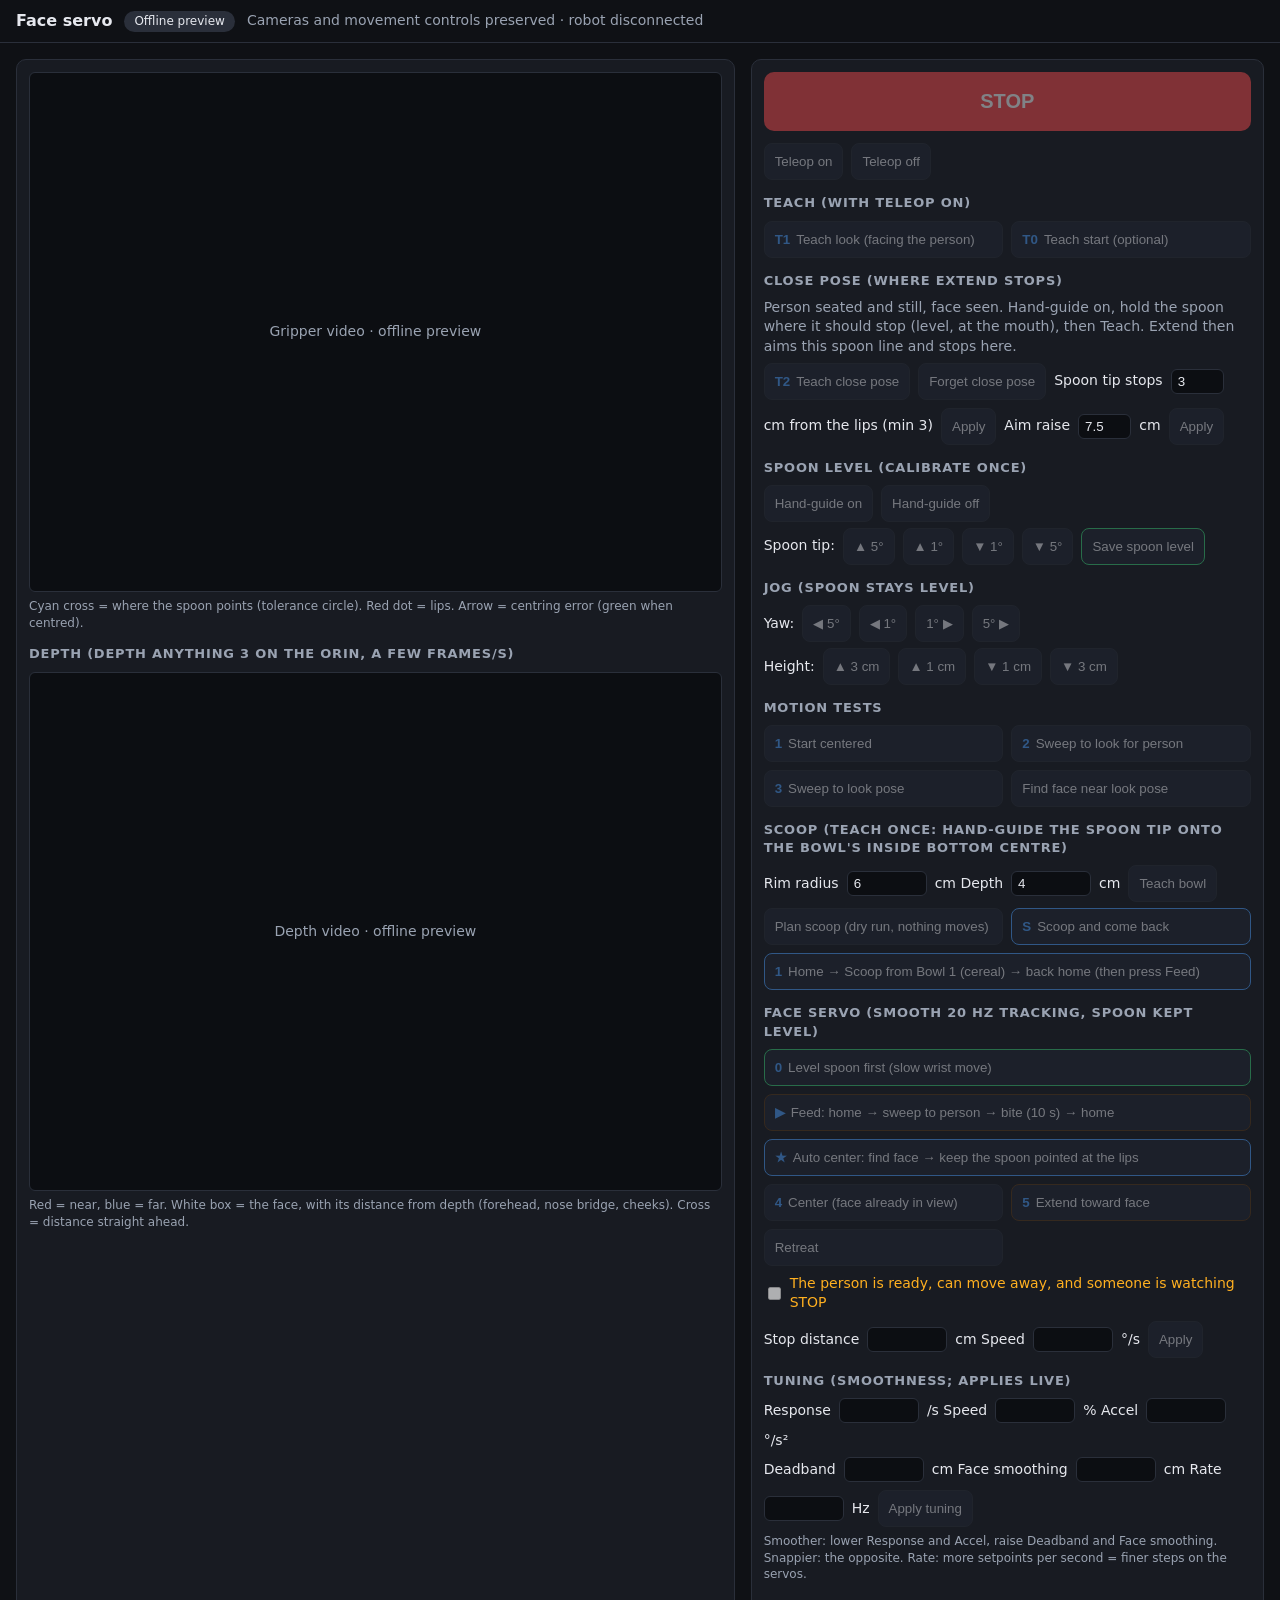
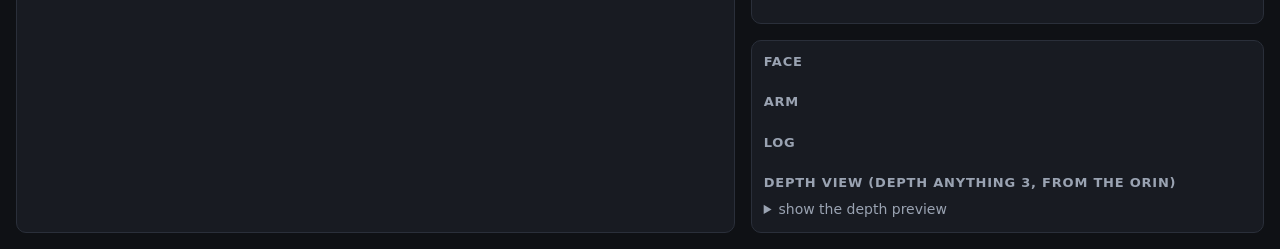
<file: dashboard/static/face-servo.html>
<!doctype html>
<html lang="en">
<head>
<meta charset="utf-8">
<meta name="viewport" content="width=device-width, initial-scale=1">
<title>Face Servo Dashboard</title>
<style>
  :root { --bg:#0f1115; --panel:#181b22; --line:#2a2f3a; --text:#e6e8ee; --dim:#9aa3b2;
          --accent:#4ea1ff; --ok:#3ccf7a; --warn:#ffb020; --bad:#ff4d4f; }
  * { box-sizing: border-box; }
  body { margin:0; background:var(--bg); color:var(--text); font:14px/1.4 -apple-system, system-ui, sans-serif; }
  header { display:flex; align-items:center; gap:12px; padding:10px 16px; border-bottom:1px solid var(--line); }
  header h1 { font-size:16px; margin:0; font-weight:600; }
  .pill { padding:2px 10px; border-radius:999px; background:var(--line); font-size:12px; }
  .pill.busy { background:var(--warn); color:#000; } .pill.done { background:var(--ok); color:#000; }
  main { display:grid; grid-template-columns: minmax(0, 1.4fr) minmax(320px, 1fr); gap:16px; padding:16px; }
  @media (max-width: 900px) { main { grid-template-columns: 1fr; } }
  .card { background:var(--panel); border:1px solid var(--line); border-radius:10px; padding:12px; }
  [hidden] { display:none !important; }
  header { flex-wrap:wrap; }
  .video img { width:100%; border-radius:6px; background:#000; aspect-ratio: 4/3; object-fit: contain; }
  #stop { width:100%; padding:18px; font-size:20px; font-weight:700; background:var(--bad); color:#fff;
          border:0; border-radius:10px; cursor:pointer; margin-bottom:12px; }
  #stop:active { transform: scale(0.99); }
  .steps { display:grid; grid-template-columns: 1fr 1fr; gap:8px; }
  button.step { padding:10px; border-radius:8px; border:1px solid var(--line); background:#222734; color:var(--text);
                cursor:pointer; text-align:left; }
  button.step:hover { border-color:var(--accent); }
  button.step b { color:var(--accent); margin-right:6px; }
  button.step.danger { border-color:#5a3a1a; }
  button:disabled { opacity:.45; cursor:not-allowed; }
  h2 { font-size:13px; text-transform:uppercase; letter-spacing:.06em; color:var(--dim); margin:14px 0 8px; }
  table { width:100%; border-collapse:collapse; font-variant-numeric: tabular-nums; }
  td { padding:3px 0; border-bottom:1px solid var(--line); vertical-align:top; }
  td:first-child { color:var(--dim); width:44%; }
  .row { display:flex; gap:8px; align-items:center; flex-wrap:wrap; }
  input[type=number] { width:80px; background:#0c0e12; color:var(--text); border:1px solid var(--line); border-radius:6px; padding:4px 6px; }
  label.chk { display:flex; gap:6px; align-items:center; color:var(--warn); margin:8px 0; }
  #log { max-height:220px; overflow:auto; font:12px ui-monospace, monospace; }
  #log div { padding:2px 0; border-bottom:1px solid #1f232c; }
  #msg { min-height:20px; color:var(--warn); margin-top:8px; }
</style>
</head>
<body>
<header>
  <h1>Face servo</h1>
  <span id="mode" class="pill">connecting…</span>
  <span id="reason" style="color:var(--dim)"></span>
  <span style="margin-left:auto;color:var(--dim)" id="fps"></span>
</header>
<main>
  <section class="card video">
    <img id="cam" alt="gripper camera">
    <div style="color:var(--dim);font-size:12px;margin-top:6px">
      Cyan cross = where the spoon points (tolerance circle). Red dot = lips. Arrow = centring error (green when centred).
    </div>
    <h2>Depth (Depth Anything 3 on the Orin, a few frames/s)</h2>
    <img id="depthcam" alt="depth camera" style="width:100%;border-radius:6px;background:#000;aspect-ratio:4/3;object-fit:contain">
    <div style="color:var(--dim);font-size:12px;margin-top:6px">
      Red = near, blue = far. White box = the face, with its distance from depth (forehead, nose bridge, cheeks).
      Cross = distance straight ahead.
    </div>
  </section>
  <section>
    <div class="card">
      <button id="stop">STOP</button>
      <div class="row" style="margin-bottom:8px">
        <button class="step" data-a="teleop_start">Teleop on</button>
        <button class="step" data-a="teleop_stop">Teleop off</button>
      </div>
      <h2>Teach (with teleop on)</h2>
      <div class="steps">
        <button class="step" data-a="teach_look"><b>T1</b>Teach look (facing the person)</button>
        <button class="step" data-a="teach_home"><b>T0</b>Teach start (optional)</button>
      </div>
      <h2>Close pose (where Extend stops)</h2>
      <div style="color:var(--dim);margin-bottom:6px">Person seated and still, face seen. Hand-guide on, hold the spoon
        where it should stop (level, at the mouth), then Teach. Extend then aims this spoon line and stops here.</div>
      <div class="row" style="margin-bottom:8px">
        <button class="step" data-a="teach_close"><b>T2</b>Teach close pose</button>
        <button class="step" data-a="forget_close">Forget close pose</button>
        Spoon tip stops <input id="closemargin" type="number" min="3" max="20" step="0.5" value="3" style="width:4em"> cm from the lips (min 3)
        <button class="step" id="applymargin">Apply</button>
        Aim raise <input id="aimraise" type="number" min="-5" max="12" step="0.5" value="7.5" style="width:4em"> cm
        <button class="step" id="applyraise">Apply</button>
      </div>
      <h2>Spoon level (calibrate once)</h2>
      <div class="row" style="margin-bottom:6px">
        <button class="step" data-a="hand_guide_on">Hand-guide on</button>
        <button class="step" data-a="hand_guide_off">Hand-guide off</button>
        <span id="lvl" style="color:var(--dim)"></span>
      </div>
      <div class="row" style="margin-bottom:6px">
        Spoon tip:
        <button class="step nudge" data-deg="5">▲ 5°</button>
        <button class="step nudge" data-deg="1">▲ 1°</button>
        <button class="step nudge" data-deg="-1">▼ 1°</button>
        <button class="step nudge" data-deg="-5">▼ 5°</button>
        <button class="step" data-a="save_level" style="border-color: var(--ok)">Save spoon level</button>
      </div>
      <h2>Jog (spoon stays level)</h2>
      <div class="row" style="margin-bottom:6px">
        Yaw:
        <button class="step jog" data-yaw="-5">◀ 5°</button>
        <button class="step jog" data-yaw="-1">◀ 1°</button>
        <button class="step jog" data-yaw="1">1° ▶</button>
        <button class="step jog" data-yaw="5">5° ▶</button>
      </div>
      <div class="row" style="margin-bottom:6px">
        Height:
        <button class="step jog" data-dz="3">▲ 3 cm</button>
        <button class="step jog" data-dz="1">▲ 1 cm</button>
        <button class="step jog" data-dz="-1">▼ 1 cm</button>
        <button class="step jog" data-dz="-3">▼ 3 cm</button>
      </div>
      <h2>Motion tests</h2>
      <div class="steps">
        <button class="step" data-a="home"><b>1</b>Start centered</button>
        <button class="step" data-a="search"><b>2</b>Sweep to look for person</button>
        <button class="step" data-a="sweep"><b>3</b>Sweep to look pose</button>
        <button class="step" data-a="find_face">Find face near look pose</button>
      </div>
      <h2>Scoop (teach once: hand-guide the spoon tip onto the bowl's inside bottom centre)</h2>
      <div class="row" style="margin-bottom:6px">
        Rim radius <input type="number" id="b_rim" value="6" step="0.5" min="3" max="10"> cm
        Depth <input type="number" id="b_depth" value="4" step="0.5" min="1" max="8"> cm
        <button class="step" id="teach_bowl">Teach bowl</button>
      </div>
      <div class="steps">
        <button class="step" data-a="plan_scoop">Plan scoop (dry run, nothing moves)</button>
        <button class="step" data-a="scoop" style="border-color: var(--accent)"><b>S</b>Scoop and come back</button>
        <button class="step" data-a="home_scoop" style="grid-column: span 2; border-color: var(--accent)"><b>1</b>Home → Scoop from Bowl 1 (cereal) → back home (then press Feed)</button>
      </div>
      <div id="scoopinfo" style="color:var(--dim);font-size:12px;margin-bottom:6px"></div>
      <h2>Face servo (smooth 20 Hz tracking, spoon kept level)</h2>
      <div class="steps">
        <button class="step" data-a="level_spoon" style="grid-column: span 2; border-color: var(--ok)"><b>0</b>Level spoon first (slow wrist move)</button>
        <button class="step danger" data-a="feed" id="feed" style="grid-column: span 2"><b>▶</b>Feed: home → sweep to person → bite (10 s) → home</button>
        <button class="step" data-a="auto_center" style="grid-column: span 2; border-color: var(--accent)"><b>★</b>Auto center: find face → keep the spoon pointed at the lips</button>
        <button class="step" data-a="center"><b>4</b>Center (face already in view)</button>
        <button class="step danger" data-a="extend" id="extend"><b>5</b>Extend toward face</button>
        <button class="step" data-a="retreat">Retreat</button>
      </div>
      <label class="chk"><input type="checkbox" id="consent"> The person is ready, can move away, and someone is watching STOP</label>
      <div class="row">
        Stop distance <input type="number" id="stopcm" min="3" step="1"> cm
        Speed <input type="number" id="speed" min="12" max="150" step="5"> °/s
        <button class="step" id="apply">Apply</button>
      </div>
      <h2>Tuning (smoothness; applies live)</h2>
      <div class="row" style="margin-bottom:6px">
        Response <input type="number" id="t_gain" step="0.1" min="0.3" max="4"> /s
        Speed <input type="number" id="t_speed" step="5" min="5" max="150"> %
        Accel <input type="number" id="t_accel" step="20" min="10" max="800"> °/s²
      </div>
      <div class="row" style="margin-bottom:6px">
        Deadband <input type="number" id="t_dead" step="0.2" min="0.2" max="4"> cm
        Face smoothing <input type="number" id="t_smooth" step="0.2" min="0.2" max="5"> cm
        Rate <input type="number" id="t_rate" step="5" min="10" max="60"> Hz
        <button class="step" id="t_apply">Apply tuning</button>
      </div>
      <div style="color:var(--dim);font-size:12px">Smoother: lower Response and Accel, raise Deadband and Face smoothing.
        Snappier: the opposite. Rate: more setpoints per second = finer steps on the servos.</div>
      <div id="msg"></div>
    </div>
    <div class="card" style="margin-top:16px">
      <h2 style="margin-top:0">Face</h2><table id="face"></table>
      <h2>Arm</h2><table id="arm"></table>
      <h2>Log</h2><div id="log"></div>
      <h2>Depth view (Depth Anything 3, from the Orin)</h2>
      <details><summary style="cursor:pointer;color:var(--dim)">show the depth preview</summary>
        <iframe id="depth-diagnostics" style="width:100%;height:520px;border:1px solid var(--line);border-radius:6px;margin-top:8px;background:#000"></iframe>
        <div style="color:var(--dim);font-size:12px">The module's own page, tunnelled over the cable by run_mac.sh (port 8766).</div>
      </details>
    </div>
  </section>
</main>
<script>
const token = new URLSearchParams(location.search).get("token") || "";
const preview = true; // This separate page is always an offline UI preview.
document.querySelectorAll('button, input, select').forEach(el => el.disabled = true);
for (const id of ['cam', 'depthcam']) {
  const img = document.getElementById(id);
  img.hidden = true;
  const placeholder = document.createElement('div');
  placeholder.textContent = id === 'cam' ? 'Gripper video · offline preview' : 'Depth video · offline preview';
  placeholder.style.cssText = 'display:grid;place-items:center;aspect-ratio:4/3;background:#0c0e12;border:1px solid #2a2f3a;border-radius:6px;color:#9aa3b2;padding:16px;text-align:center';
  img.before(placeholder);
}
const $ = id => document.getElementById(id);
let paramsLoaded = false;

async function cmd(action, extra = {}) {
  if (preview) return;
  $("msg").textContent = "";
  try {
    const r = await fetch("/api/cmd", { method: "POST", headers: { "Content-Type": "application/json", "X-Token": token },
                                        body: JSON.stringify({ action, ...extra }) });
    const j = await r.json();
    if (!j.ok) $("msg").textContent = j.error || "failed";
  } catch (e) { $("msg").textContent = "no connection to the dashboard server"; }
}

document.querySelectorAll("button[data-a]").forEach(b => b.onclick = () => {
  const a = b.dataset.a;
  if ((a === "extend" || a === "feed") && !$("consent").checked) { $("msg").textContent = "Tick the readiness box before Extend."; return; }
  cmd(a);
});
$("stop").onclick = () => cmd("stop");
document.querySelectorAll("button.nudge").forEach(b => b.onclick = () => cmd("nudge_spoon", { deg: parseFloat(b.dataset.deg) }));
document.querySelectorAll("button.jog").forEach(b => b.onclick = () => cmd("jog", {
  yaw_deg: parseFloat(b.dataset.yaw || 0), dz_cm: parseFloat(b.dataset.dz || 0) }));
document.addEventListener("keydown", e => { if (e.code === "Space" || e.code === "Escape") { e.preventDefault(); cmd("stop"); } });
$("teach_bowl").onclick = () => cmd("teach_bowl", { rim_radius_cm: $("b_rim").value, depth_cm: $("b_depth").value });
$("applyraise").onclick = () => cmd("set_params", { aim_raise_cm: $("aimraise").value });
$("applymargin").onclick = () => cmd("set_params", { close_margin: $("closemargin").value / 100 });
$("apply").onclick = () => cmd("set_params", { stop_tip_distance: $("stopcm").value / 100, joint_speed_degs: $("speed").value });
$("t_apply").onclick = () => cmd("set_tuning", { gain: $("t_gain").value, speed_pct: $("t_speed").value, accel: $("t_accel").value,
  deadband_cm: $("t_dead").value, smoothing_cm: $("t_smooth").value, rate_hz: $("t_rate").value });
let tuningLoaded = false;

function rows(el, obj) {
  el.innerHTML = Object.entries(obj).map(([k, v]) =>
    `<tr><td>${k}</td><td>${Array.isArray(v) ? v.join(", ") : (v === null || v === undefined ? "—" : v)}</td></tr>`).join("");
}

async function poll() {
  try {
    const r = await fetch("/api/state", { headers: { "X-Token": token } });
    const s = await r.json();
    $("mode").textContent = s.mode;
    $("mode").className = "pill " + (s.mode === "idle" ? "" : s.mode === "done" ? "done" : "busy");
    $("reason").textContent = s.reason;
    $("fps").textContent = s.fps + " fps";
    const f = s.face || {};
    rows($("face"), {
      "lips error (px)": f.error_px, "camera → lips": f.camera_distance_cm != null ? f.camera_distance_cm + " cm" : null,
      "spoon tip → lips": f.tip_distance_cm != null ? f.tip_distance_cm + " cm" : null,
      "facing camera": f.frontalness, "mouth": f.open == null ? null : (f.open ? "open" : "closed") + ` (${f.open_ratio})`,
      "head speed": f.speed_cm_s != null ? f.speed_cm_s + " cm/s" : null, "fix age": f.age_s != null ? f.age_s + " s" : null,
      "mouth (base, mm)": f.position_mm,
      "distance from depth": s.depth && s.depth.depth_cm != null ? s.depth.depth_cm + " cm (eye-span guess " + s.depth.eye_span_estimate_cm + " cm)" : null,
      "depth calibration": s.depth ? s.depth.status + " · eye span " + s.depth.eye_span_mm + " mm (" + s.depth.samples + " samples)" : null,
    });
    rows($("arm"), {
      "joints (deg)": s.joints, "start pose": s.taught.home || "look with pan 0", "look pose": s.taught.look,
      "lips off the spoon line": s.track ? s.track.miss_cm + " cm (side " + s.track.lateral_cm + ", up " + s.track.vertical_cm + ")"
        : (s.servo && s.servo.miss_cm != null ? s.servo.miss_cm + " cm" : null),
      "sag correction (deg)": s.track && s.track.sag_deg ? s.track.sag_deg.slice(0, 4).join(" / ") + " (pan/lift/elbow/flex)" : null,
      "spoon tilt (level = 0)": s.track ? s.track.tilt_deg + "°" + (s.track.tip_up_allowed ? " (tip-up allowed: lips high)" : "") : (s.servo && s.servo.spoon_tilt_deg != null ? s.servo.spoon_tilt_deg + "°" : null),
      "spoon tip → lips (servo)": s.servo ? s.servo.tip_distance_cm + " cm" : null,
      "extended": s.servo ? s.servo.travelled_cm + " cm" : null,
      "planner": s.planner ? (s.planner.failures_in_a_row ? s.planner.failures_in_a_row + " failed: " + s.planner.last_error : "ok") : null,
      "stop distance": s.taught.close ? "spoon tip " + s.taught.close_margin_cm + " cm from the lips (spoon 13.3 cm, aim line taught)"
        : s.params.stop_tip_distance_cm + " cm (floor " + s.params.floor_cm + ")",
      "speed cap": s.params.joint_speed_degs + " °/s",
    });
    document.querySelectorAll('[data-a="extend"], [data-a="feed"], #consent, label.chk').forEach(el =>
      el.style.display = s.allow_extend ? "" : "none");
    if (!tuningLoaded && s.tuning) {
      const t = s.tuning; $("t_gain").value = t.gain; $("t_speed").value = t.speed_pct; $("t_accel").value = t.accel;
      $("t_dead").value = t.deadband_cm; $("t_smooth").value = t.smoothing_cm; $("t_rate").value = t.rate_hz; tuningLoaded = true;
    }
    if (!paramsLoaded) { $("stopcm").value = s.params.stop_tip_distance_cm; $("speed").value = s.params.joint_speed_degs; paramsLoaded = true; }
    const L = s.level || {};
    $("lvl").textContent = (L.hand_guide ? "HAND-GUIDE ON · " : "") + "spoon tilt now " +
      (L.spoon_tilt_now_deg == null ? "?" : L.spoon_tilt_now_deg + "°") +
      (L.saved_tool_pitch_deg == null ? " (not calibrated: tool level = 0°)" : " (calibrated: level at tool pitch " + L.saved_tool_pitch_deg + "°)");
    const B = s.bowl, P = s.scoop;
    $("scoopinfo").textContent = (B ? "bowl: bottom at " + B.bottom_mm.join(", ") + " mm, rim radius " + B.rim_radius_mm / 10 +
      " cm, depth " + B.depth_mm / 10 + " cm" : "no bowl taught: using the Viam scene's bowl-right") + (P ? " · last plan: " + (P.ok ? "OK, spoon tipped " +
      P.dip_deg + "°, " + P.duration_s + " s" : P.reason) : "");
    $("log").innerHTML = s.log.map(e => `<div>${e.t} <b>${e.kind}</b> ${e.msg}</div>`).join("");
  } catch (e) { $("mode").textContent = "disconnected"; }
  setTimeout(poll, 300);
}
if (preview) {
  $("mode").textContent = "Offline preview";
  $("reason").textContent = "Cameras and movement controls preserved · robot disconnected";
} else poll();
</script>
</body>
</html>
</file>
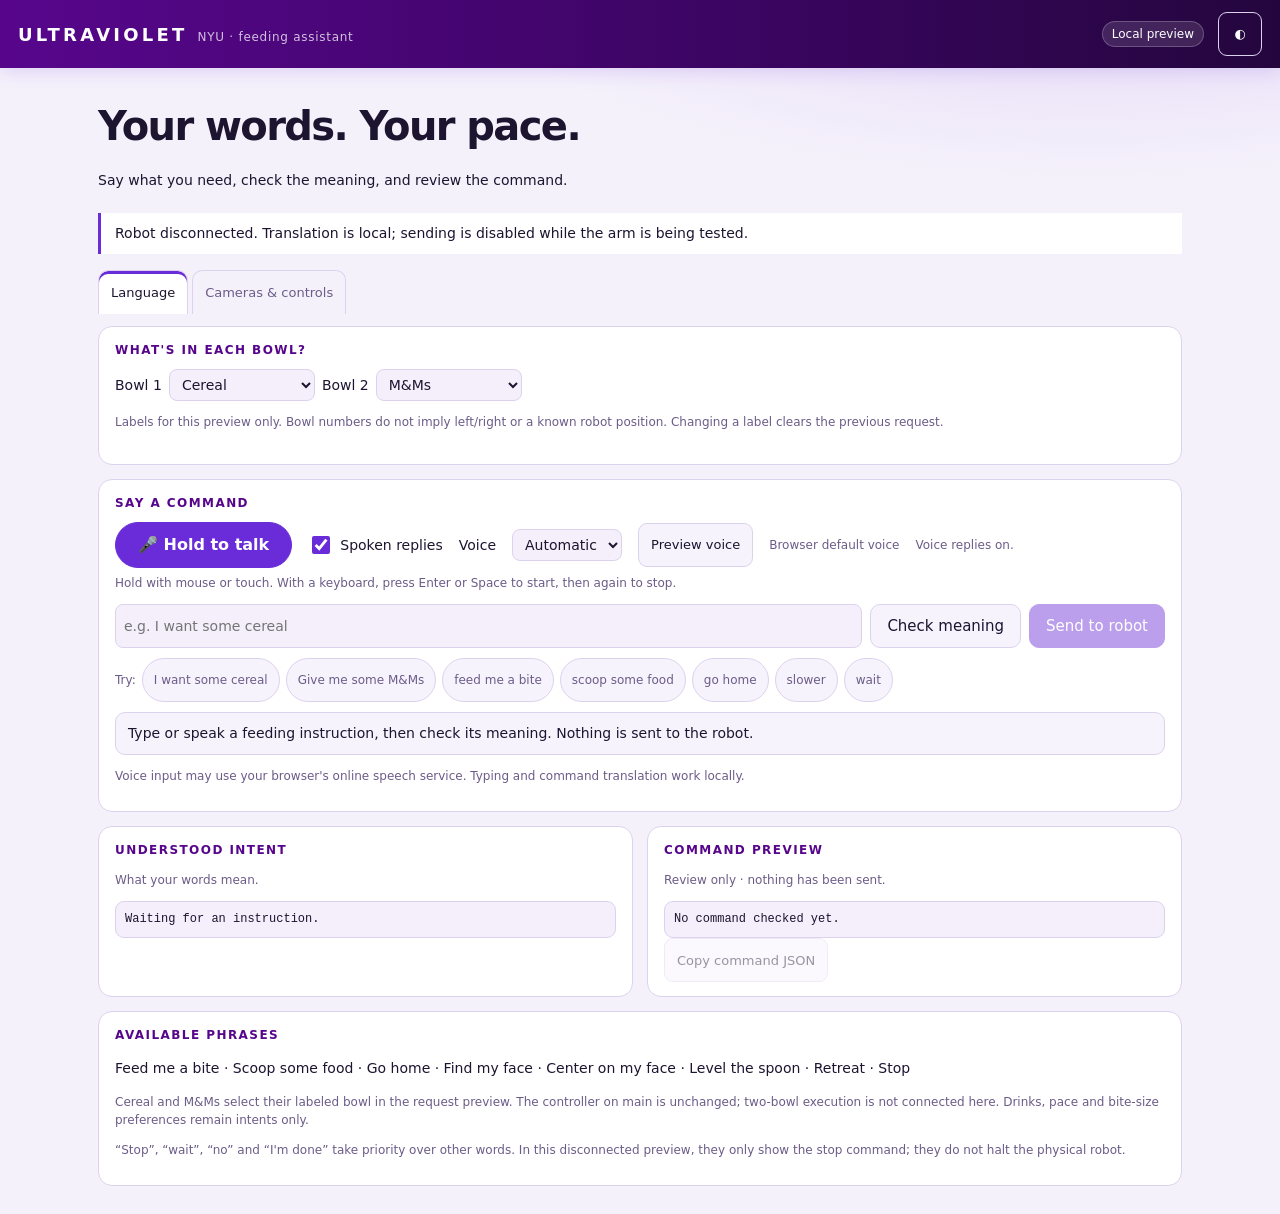
<file: dashboard/static/language.html>
<!doctype html>
<html lang="en"><head><meta charset="utf-8"><meta name="viewport" content="width=device-width, initial-scale=1">
<title>Ultraviolet · Feeding assistant</title><link rel="stylesheet" href="language.css"></head><body>
<header><div class="brand"><b>ULTRAVIOLET</b><span>NYU · feeding assistant</span></div><span class="chip">Local preview</span><button class="ghost" style="color:white" onclick="toggleTheme()" aria-label="Toggle light or dark theme">◐</button></header>
<main><div class="intro"><h1>Your words. Your pace.</h1><p>Say what you need, check the meaning, and review the command.</p></div>
<div class="preview-note" id="offline-note">Robot disconnected. Translation is local; sending is disabled while the arm is being tested.</div>
<nav aria-label="Dashboard views" style="padding:0 0 12px"><button id="language-tab" class="on" onclick="showView('language')" aria-pressed="true">Language</button><button id="manual-tab" onclick="showView('manual')" aria-pressed="false">Cameras &amp; controls</button></nav>
<div id="panel-Run" class="on">
<section style="margin-bottom:14px"><h2>What's in each bowl?</h2>
<div class="row"><label for="bowl-1-food">Bowl 1</label><select id="bowl-1-food"><option value="cereal" selected>Cereal</option><option value="m&amp;ms">M&amp;Ms</option><option value="">Empty / not set</option></select>
<label for="bowl-2-food">Bowl 2</label><select id="bowl-2-food"><option value="m&amp;ms" selected>M&amp;Ms</option><option value="cereal">Cereal</option><option value="">Empty / not set</option></select></div>
<p class="muted" id="bowl-note">Labels for this preview only. Bowl numbers do not imply left/right or a known robot position. Changing a label clears the previous request.</p>
<div class="row"><button id="sweep-bowls" hidden>🔍 Sweep bowls (camera + CLIP on the Orin)</button><span class="muted" id="bowls-seen"></span></div></section>
<section class="say"><h2>Say a command</h2>
<div class="say-mic"><div class="voice-controls"><button class="mic pill" id="mic" title="Hold to talk, or activate to start and stop" aria-pressed="false" aria-describedby="mic-help"
      onpointerdown="micDown(event)" onpointerup="micUp('pointer')" onpointerleave="micUp('pointer')" onpointercancel="micUp('pointer')" onclick="micClick(event)">🎤 Hold to talk</button>
      <label class="voice-toggle"><input type="checkbox" id="spoken-replies" checked onchange="toggleSpokenReplies()"> Spoken replies</label>
      <label for="reply-voice">Voice</label><select id="reply-voice" onchange="changeReplyVoice()"><option value="">Automatic</option></select>
      <button id="preview-voice" onclick="previewReplyVoice()">Preview voice</button>
      <span class="muted" id="voice-source"></span>
      <span class="muted" id="voice-reply-status" role="status" aria-atomic="true"></span></div>
      <span id="mic-help" class="muted">Hold with mouse or touch. With a keyboard, press Enter or Space to start, then again to stop.</span></div>
    <div class="say-input"><input type="text" id="nltext" placeholder="e.g. I want some cereal" value=""
        onkeydown="if (event.key === 'Enter') nlParse()" aria-label="Command for the robot">
      <button onclick="nlParse()">Check meaning</button>
      <button class="primary" id="send" disabled aria-describedby="offline-note">Send to robot</button></div>

<div class="say-ex"><span class="muted">Try:</span>
<button class="ex" onclick="tryEx(this)">I want some cereal</button><button class="ex" onclick="tryEx(this)">Give me some M&amp;Ms</button><button class="ex" onclick="tryEx(this)">feed me a bite</button><button class="ex" onclick="tryEx(this)">scoop some food</button><button class="ex" onclick="tryEx(this)">go home</button><button class="ex" onclick="tryEx(this)">slower</button><button class="ex" onclick="tryEx(this)">wait</button></div>
<div class="say-result" id="nlexplain" data-kind="idle" role="status" aria-live="polite">Type or speak a feeding instruction, then check its meaning. Nothing is sent to the robot.</div>
<p class="muted">Voice input may use your browser's online speech service. Typing and command translation work locally.</p></section>
<div class="preview-grid"><section><h2>Understood intent</h2><p class="muted">What your words mean.</p><pre id="intent">Waiting for an instruction.</pre></section>
<section><h2 id="preview-title">Command preview</h2><p class="muted" id="mapping">Review only · nothing has been sent.</p><pre id="raw">No command checked yet.</pre><button id="copy" onclick="copyCommand()" disabled>Copy command JSON</button><span id="copy-status" class="muted" role="status"></span></section></div>
<section style="margin-top:14px"><h2>Available phrases</h2><p>Feed me a bite · Scoop some food · Go home · Find my face · Center on my face · Level the spoon · Retreat · Stop</p><p class="muted">Cereal and M&amp;Ms select their labeled bowl in the request preview. The controller on main is unchanged; two-bowl execution is not connected here. Drinks, pace and bite-size preferences remain intents only.</p><p class="muted">“Stop”, “wait”, “no” and “I'm done” take priority over other words. In this disconnected preview, they only show the stop command; they do not halt the physical robot.</p></section>
</div>
<section id="manual-panel" hidden><h2>Cameras &amp; manual controls</h2><p class="muted">The existing gripper video, depth video, teaching, jogging, scoop and feeding controls are preserved below. They are offline in this preview.</p>
<iframe id="manual-dashboard" title="Original face servo cameras and movement controls" style="width:100%;height:1100px;border:1px solid var(--line);border-radius:10px;background:var(--bg)"></iframe></section>
</main><script type="module" src="language-app.js"></script></body></html>
</file>
<file: dashboard/static/language.css>
:root {
    --bg:#0d0915; --panel:#181127; --panel2:#1f1633; --line:#2f2347; --ink:#ede7f8; --muted:#a597c2;
    --violet:#57068c; --uv:#8f5bff; --uv2:#c4a6ff; --glow:rgba(143,91,255,.35);
    --ok:#3ddc97; --warn:#ffb547; --bad:#ff5d7a; --code:#0f0a19;
  }
  @media (prefers-color-scheme: light) {
    :root:not([data-theme="dark"]) { --bg:#f5f1fb; --panel:#ffffff; --panel2:#f7f3fd; --line:#ddd2ee; --ink:#1d1430;
      --muted:#6b5c88; --uv:#6a2cd8; --uv2:#57068c; --glow:rgba(106,44,216,.18); --code:#f4effb; }
  }
  :root[data-theme="light"] { --bg:#f5f1fb; --panel:#ffffff; --panel2:#f7f3fd; --line:#ddd2ee; --ink:#1d1430;
      --muted:#6b5c88; --uv:#6a2cd8; --uv2:#57068c; --glow:rgba(106,44,216,.18); --code:#f4effb; }
  * { box-sizing:border-box; }
  body { margin:0; font:14px/1.5 ui-sans-serif,system-ui,-apple-system,"Segoe UI",sans-serif; color:var(--ink);
    background:radial-gradient(1200px 500px at 85% -10%, var(--glow), transparent 60%), var(--bg); min-height:100vh; }
  header { position:sticky; top:0; z-index:5; display:flex; flex-wrap:wrap; align-items:center; gap:10px 14px;
    padding:12px 18px; background:linear-gradient(90deg, var(--violet), #3a0560 60%, #24063d); color:#fff;
    box-shadow:0 2px 18px var(--glow); }
  .brand { display:flex; flex-wrap:wrap; align-items:baseline; gap:4px 10px; margin-right:auto; min-width:0; }
  .brand b { font-size:18px; letter-spacing:.18em; } .brand span { opacity:.75; font-size:12px; letter-spacing:.06em; }
  .chip { font-size:12px; padding:3px 9px; border-radius:999px; background:rgba(255,255,255,.12); border:1px solid rgba(255,255,255,.22); white-space:nowrap; }
  .chip.busy { background:#8f5bff; border-color:#c4a6ff; } .chip.bad { background:#a3123a; border-color:#ff8fa6; } .chip.warn { background:#8a5a00; }
  .clear { display:flex; gap:6px; align-items:center; font-weight:600; font-size:13px; }
  .clear input { width:18px; height:18px; accent-color:#ffb547; }
  button { font:inherit; font-size:13px; min-width:44px; min-height:44px; padding:7px 12px; border-radius:9px; border:1px solid var(--line);
    background:var(--panel2); color:var(--ink); cursor:pointer; transition:border-color .12s, box-shadow .12s; }
  button:hover { border-color:var(--uv); box-shadow:0 0 0 3px var(--glow); }
  :where(button, input, select, textarea):focus-visible { outline:3px solid var(--uv2); outline-offset:3px; }
  header :where(button, input):focus-visible { outline-color:#fff; }
  .sr-only { position:absolute; width:1px; height:1px; padding:0; margin:-1px; overflow:hidden;
    clip-path:inset(50%); white-space:nowrap; border:0; }
  button.primary { background:var(--uv); border-color:var(--uv); color:#fff; }
  .say-mic { margin:0 0 12px; }
  .voice-controls { display:flex; flex-wrap:wrap; gap:8px 16px; align-items:center; }
  .voice-toggle { display:inline-flex; align-items:center; gap:7px; min-height:44px; }
  .voice-toggle input { width:18px; height:18px; accent-color:var(--uv); }
  #mic-help { display:block; margin-top:6px; }
  button.mic.pill { border-radius:999px; padding:10px 22px; font-size:16px; font-weight:700; background:var(--uv); border:1px solid var(--uv);
    color:#fff; white-space:nowrap; touch-action:none; user-select:none; -webkit-user-select:none; }
  button.mic.on { background:var(--warn); border-color:var(--warn); color:#fff; animation:listen 1s ease-in-out infinite; }
  @keyframes listen { 50% { box-shadow:0 0 0 7px rgba(255,181,71,.35); } }
  @media (prefers-reduced-motion: reduce) { button.mic.on { animation:none; } }
  .say-input { display:flex; flex-wrap:wrap; gap:8px; }
  .say-input input { flex:1 1 260px; min-width:0; font-size:16px; padding:10px 12px; border-radius:10px; }
  .say-input input:focus { outline:none; border-color:var(--uv); box-shadow:0 0 0 3px var(--glow); }
  .say-input button { font-size:15px; padding:9px 16px; border-radius:10px; }
  .say-ex { display:flex; flex-wrap:wrap; align-items:center; gap:6px; margin:10px 0; }
  button.ex { border-radius:999px; padding:4px 11px; font-size:12px; color:var(--muted); }
  .say-result { margin:4px 0 8px; padding:10px 12px; border-radius:10px; border:1px solid var(--line); background:var(--panel2); font-size:14px; }
  .say-result[data-kind="listen"] { border-color:var(--warn); }
  .say-result[data-kind="ok"] { border-color:var(--ok); } .say-result[data-kind="ok"]::before { content:"✓ "; color:var(--ok); font-weight:700; }
  .say-result[data-kind="move"] { border-color:var(--warn); } .say-result[data-kind="move"]::before { content:"⚠ "; color:var(--warn); }
  .say-result[data-kind="bad"] { border-color:var(--bad); } .say-result[data-kind="bad"]::before { content:"✗ "; color:var(--bad); font-weight:700; }
  button.move { border-color:var(--warn); } button.move::before { content:"⚠ "; color:var(--warn); }
  button.primary.move::before { color:#fff; }
  button.stop { background:#e11d48; border-color:#ff8fa6; color:#fff; font-weight:700; letter-spacing:.08em; padding:8px 16px; }
  button.ghost { background:transparent; }
  nav { display:flex; gap:4px; padding:10px 18px 0; flex-wrap:wrap; }
  nav button { border-radius:10px 10px 0 0; border-bottom:none; background:transparent; color:var(--muted); }
  nav button.on { background:var(--panel); color:var(--ink); border-color:var(--line); box-shadow:inset 0 3px 0 var(--uv); }
  main { padding:0 18px 28px; }
  .tab { display:none; gap:14px; grid-template-columns:repeat(auto-fit,minmax(min(100%,330px),1fr)); padding-top:14px;
    border-top:1px solid var(--line); } .tab.on { display:grid; }
  section { background:var(--panel); border:1px solid var(--line); border-radius:14px; padding:14px 16px; min-width:0; }
  section.wide { grid-column:1/-1; }
  h2 { margin:0 0 10px; font-size:12px; letter-spacing:.12em; text-transform:uppercase; color:var(--uv2); }
  .row { display:flex; flex-wrap:wrap; gap:7px; align-items:center; margin:7px 0; }
  .muted { color:var(--muted); font-size:12px; }
  input[type=text],input[type=number],select { font:inherit; padding:6px 8px; border-radius:8px; border:1px solid var(--line);
    background:var(--code); color:var(--ink); }
  input[type=number] { width:86px; }
  textarea { width:100%; min-height:110px; font:12px/1.45 ui-monospace,Menlo,monospace; background:var(--code); color:var(--ink);
    border:1px solid var(--line); border-radius:9px; padding:9px; }
  pre { margin:8px 0 0; background:var(--code); border:1px solid var(--line); border-radius:9px; padding:9px;
    font:12px/1.45 ui-monospace,Menlo,monospace; max-height:340px; overflow:auto; white-space:pre-wrap; word-break:break-word; }
  table { width:100%; border-collapse:collapse; font-variant-numeric:tabular-nums; }
  th,td { text-align:left; padding:5px 6px; border-bottom:1px solid var(--line); }
  th { color:var(--muted); font-weight:500; font-size:12px; }
  .table-scroll { max-width:100%; overflow-x:auto; }
  .table-scroll:focus-visible { outline:3px solid var(--uv2); outline-offset:3px; }
  .bar { height:6px; border-radius:3px; background:var(--line); overflow:hidden; min-width:70px; }
  .bar i { display:block; height:100%; background:var(--ok); } .bar i.warn { background:var(--warn); } .bar i.bad { background:var(--bad); }
  .camwrap { position:relative; }
  .fps { position:absolute; top:10px; right:10px; padding:3px 10px; border-radius:999px; background:rgba(0,0,0,.65); color:#fff;
    font:600 13px ui-monospace,Menlo,monospace; } .fps:empty { display:none; }
  img.cam { display:block; width:100%; max-height:calc(100vh - 270px); object-fit:contain;  /* whole frame fits on screen */
    border-radius:10px; background:var(--code); min-height:160px; border:1px solid var(--line); }
  .kv { display:grid; grid-template-columns:auto minmax(0,1fr); gap:3px 12px; font-size:13px; }
  .kv span:nth-child(odd) { color:var(--muted); white-space:nowrap; } .kv span:nth-child(even) { overflow-wrap:anywhere; }
  .pill-ok { color:var(--ok); } .pill-bad { color:var(--bad); } .pill-warn { color:var(--warn); }
  .events li { margin:2px 0; font:12px ui-monospace,Menlo,monospace; } .events { padding-left:18px; max-height:260px; overflow:auto; }
  #toast { position:fixed; right:16px; bottom:16px; max-width:min(560px,90vw); background:var(--panel2); border:1px solid var(--uv);
    border-radius:12px; padding:10px 14px; box-shadow:0 6px 30px var(--glow); display:none; font-size:13px; z-index:9;
    white-space:pre-wrap; word-break:break-word; }
  #toast-message { display:block; margin-bottom:8px; }
  .flows { display:grid; grid-template-columns:repeat(auto-fit,minmax(200px,1fr)); gap:10px; }
  .flow { font-size:16px; font-weight:700; padding:18px 14px; border-radius:14px; border:2px solid var(--uv);
    background:linear-gradient(135deg, var(--violet), #3b0a63); color:#fff; letter-spacing:.02em; }
  .flow small { display:block; font-weight:400; font-size:12px; opacity:.8; margin-top:4px; }
  .flow.safe { background:var(--panel2); color:var(--ink); border-color:var(--line); }
  .steps { list-style:none; padding:0; margin:8px 0 0; font:12px ui-monospace,Menlo,monospace; }
  .steps li { padding:3px 0; } .steps .run { color:var(--uv2); } .steps .ok { color:var(--ok); } .steps .bad { color:var(--bad); }
  @media (max-width:600px) {
    header { padding:10px 12px; } main, nav { padding-left:12px; padding-right:12px; }
    .brand { flex-basis:100%; } .brand span { overflow-wrap:anywhere; }
    .tab { grid-template-columns:minmax(0,1fr); } section { padding:14px 12px; }
    input[type=text],input[type=number],select,textarea { font-size:16px; max-width:100%; min-height:44px; }
    .kv { grid-template-columns:minmax(0,1fr); } .kv span:nth-child(even) { margin-bottom:6px; }
    .row > label { max-width:100%; } #toast { left:12px; right:12px; max-width:none; }
  }

button:disabled { opacity:.45; cursor:not-allowed; } main { max-width:1120px; margin:auto; padding-top:20px; } .intro { margin:8px 0 22px; } .intro h1 { font-size:clamp(26px,5vw,40px); margin:0 0 8px; letter-spacing:-.04em; } .preview-note { border-left:3px solid var(--uv); padding:10px 14px; background:var(--panel); margin:16px 0; } .preview-grid { display:grid; grid-template-columns:1fr 1fr; gap:14px; margin-top:14px; } .preview-grid section { min-width:0; } #reply-voice { max-width:100%; } .voice-controls label { flex-shrink:0; } @media(max-width:700px) { .preview-grid { grid-template-columns:1fr; } .say-input button { flex:1; } }

[hidden] { display:none !important; }
/* Contain focus/glow paint at narrow viewport edges without changing card widths. */
html { overflow-x:clip; }
</file>
